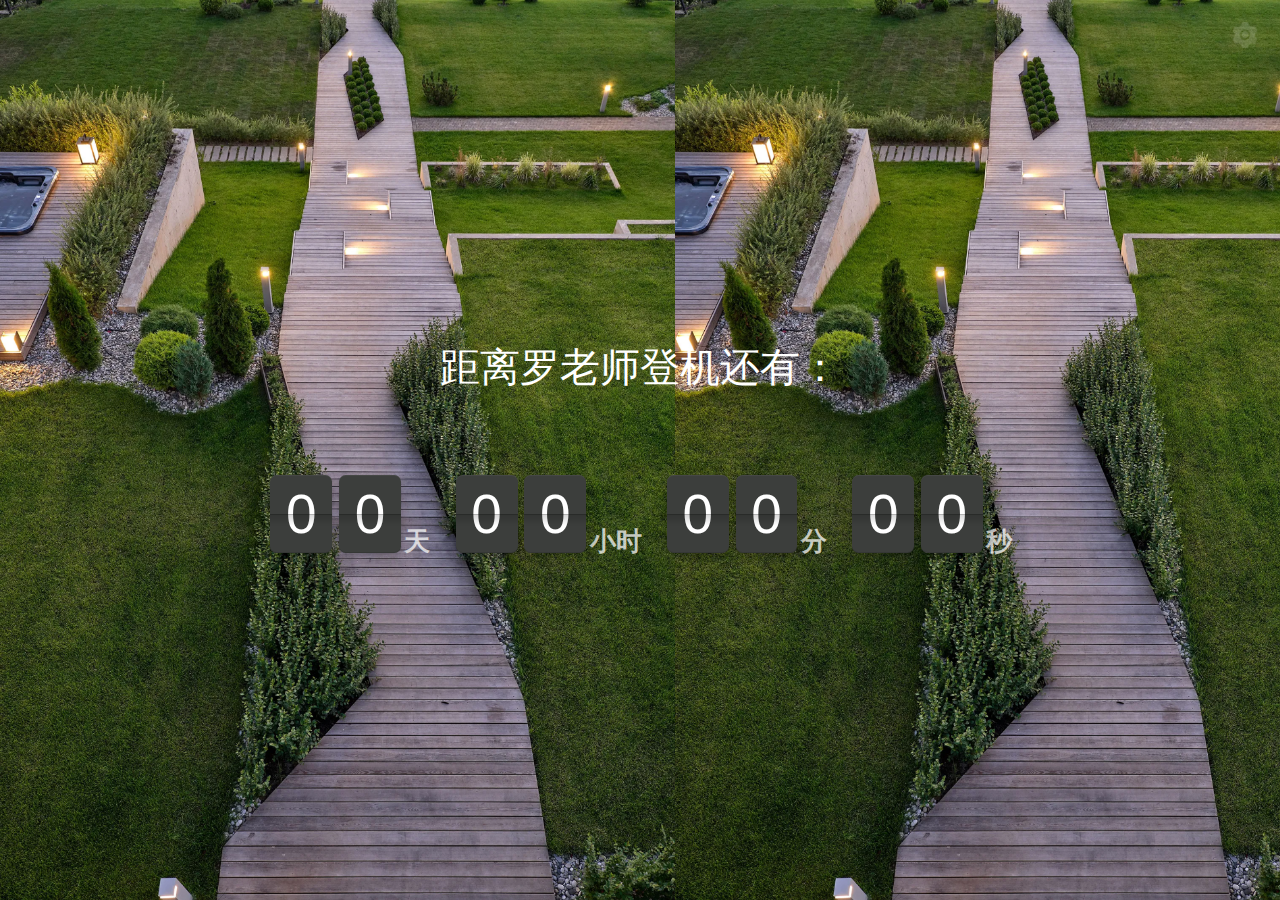
<file: flip/index.html>
<!DOCTYPE html>
<html>
	<head>
		<meta charset="utf-8" />
		<title></title>
		<link rel="stylesheet" type="text/css" href="css/index.css"/>
		<link rel="stylesheet" type="text/css" href="css/flip.css"/>
		<meta name="viewport" content="initial-scale=1,user-scalable=no,maximum-scale=1" />
		<script src="js/flip.js" type="text/javascript" charset="utf-8"></script>
		<script src="https://cdn.bootcdn.net/ajax/libs/vConsole/3.11.0/vconsole.min.js"></script>
	</head>
	<body>
		<div class="setting">
			<img id="icon" src="img/setting.png" alt="">
			<div class="setting-content" id="btn">
				<button onclick="randomImg('random')">不行，我要换个背景</button>
				<div class="btns">
					<a href="javascript:;" onclick="randomImg(-1)">上一个</a>
					<a href="javascript:;" onclick="randomImg(1)">下一个</a>
				</div>
			</div>
			<div id="mask" class="mask"></div>
		</div>
		<div class="app">
			<div class="app-label">距离罗老师登机还有<span>：</span></div>
			<div class="tick" data-did-init="handleTickInit">
				<div data-repeat="true" data-layout="horizontal fit" data-transform="preset(d, h, m, s) -> delay">
					<div class="tick-group">
						<div data-key="value" data-repeat="true" data-transform="pad(00) -> split -> delay">
							<span data-view="flip"></span>
						</div>
						<span data-key="label" data-view="text" class="tick-label"></span>
					</div>
				</div>
			</div>
		</div>
		<script src="js/hammer.js" type="text/javascript" charset="utf-8"></script>
		<script>
			// var vConsole = new VConsole();
			var icon = document.getElementById('icon')
			var btn = document.getElementById('btn')
			var mask = document.getElementById('mask')
			icon.onclick = function () {
				if (btn.style.display == 'block') {
					btn.style.display = 'none';
					mask.style.display = 'none'
				} else {
					btn.style.display = 'block';
					mask.style.display = 'block'
				}
			}
			mask.onclick = function () {
				btn.style.display = 'none'
				mask.style.display = 'none'
			}
			var mobilearr = ['mobile.png', 'mobile2.jfif', 'mobile3.jfif', 'mobile4.jfif', 'mobile5.jfif', 'mobile6.jfif', 'mobile7.jfif', 'desktop.png',
				'mobile8.png', 'mobile9.jfif', 'mobile10.jfif', 'mobile11.jfif', 'mobile12.jfif', 'mobile13.jfif', 'mobile14.jfif', 'mobile15.jfif', 'mobile16.jfif',
				'mobile17.jfif', 'mobile18.jfif', 'mobile19.jfif', 'mobile20.jfif', 'mobile21.jfif', 'mobile22.jfif', 'mobile8.jfif'
			]
			function randomImg(flag) {
				var localIndex = localStorage.getItem('index')
				var index = Math.floor(Math.random()*mobilearr.length)
				if (flag && localIndex) {
					if (flag == 1) {
						index = localIndex*1 + 1
					} else if (flag == -1) {
						index = localIndex*1 - 1
					}
				} else if (localIndex) {
					index = localIndex
				}
				if (index >= mobilearr.length) {
					index = 0
				} else if (index < 0) {
					index = mobilearr.length - 1
				}
				localStorage.setItem('index', index)
				if (mobilearr[index]) {
					document.body.style['background-image'] = 'url(./img/'+mobilearr[index]+')'
				} else if (mobilearr[localIndex]) {
					document.body.style['background-image'] = 'url(./img/'+mobilearr[localIndex]+')'
				}
				// document.body.style['background'] = '#fff'
			}
			randomImg()
			function handleTickInit(tick) {

				// uncomment to set labels to different language
				
				var locale = {
						YEAR_PLURAL: '年',
						YEAR_SINGULAR: '年',
						MONTH_PLURAL: '月',
						MONTH_SINGULAR: '月',
						WEEK_PLURAL: '周',
						WEEK_SINGULAR: '周',
						DAY_PLURAL: '天',
						DAY_SINGULAR: '天',
						HOUR_PLURAL: '小时',
						HOUR_SINGULAR: '小时',
						MINUTE_PLURAL: '分',
						MINUTE_SINGULAR: '分',
						SECOND_PLURAL: '秒',
						SECOND_SINGULAR: '秒',
						MILLISECOND_PLURAL: '毫秒',
						MILLISECOND_SINGULAR: '毫秒'
				};

				for (var key in locale) {
						if (!locale.hasOwnProperty(key)) { continue; }
						tick.setConstant(key, locale[key]);
				}
		       

				// format of due date is ISO8601
				// https://en.wikipedia.org/wiki/ISO_8601

				// '2018-01-31T12:00:00'        to count down to the 31st of January 2018 at 12 o'clock
				// '2019'                       to count down to 2019
				// '2018-01-15T10:00:00+01:00'  to count down to the 15th of January 2018 at 10 o'clock in timezone GMT+1

				// create the countdown counter
				window.counter = Tick.count.down('2024-12-17T13:00:00', {
					format: ['d', 'h', 'm', 's'],
					interval: 1000
				});
				counter.onupdate = function(value) {
					tick.value = value;
				};

				counter.onended = function() {
					// redirect, uncomment the next line
					// window.location = 'my-location.html'

					// hide counter, uncomment the next line
					// tick.root.style.display = 'none';

					// show message, uncomment the next line
					// document.querySelector('.tick-onended-message').style.display = '';
				};
			}
			// Get a reference to an element
			var square = document.querySelector('.app');
			console.log(square)
			
			// Create a manager to manager the element
			var manager = new Hammer.Manager(square);
			
			// Create a recognizer
			var R = new Hammer.Rotate({
			  threshold: 180,
				pointers: 3
			});
			var r2 = new Hammer.Pinch({
				pointers: 5
			})
			var r3 = new Hammer.Swipe({
				threshold: 20
			})
			var r4 = new Hammer.Tap({
				pointers: 2
			})
			// Add the recognizer to the manager
			manager.add(R);
			manager.add(r2)
			manager.add(r3)
			manager.add(r4)
			
			// Subscribe to desired event
			manager.on('pinchend', function(e) {
			});
			manager.on('rotateend', function(e) {
			})
			manager.on('swipeleft', function(e) {
			  randomImg(1)
			})
			manager.on('swiperight', function(e) {
			  randomImg(-1)
			})
			manager.on('swipeup', function(e) {
			  randomImg(1)
			})
			manager.on('swipedown', function(e) {
			  randomImg(-1)
			})
			manager.on('tap', function(e) {
			  randomImg('random')
			})
		</script>
	</body>
</html>
</file>
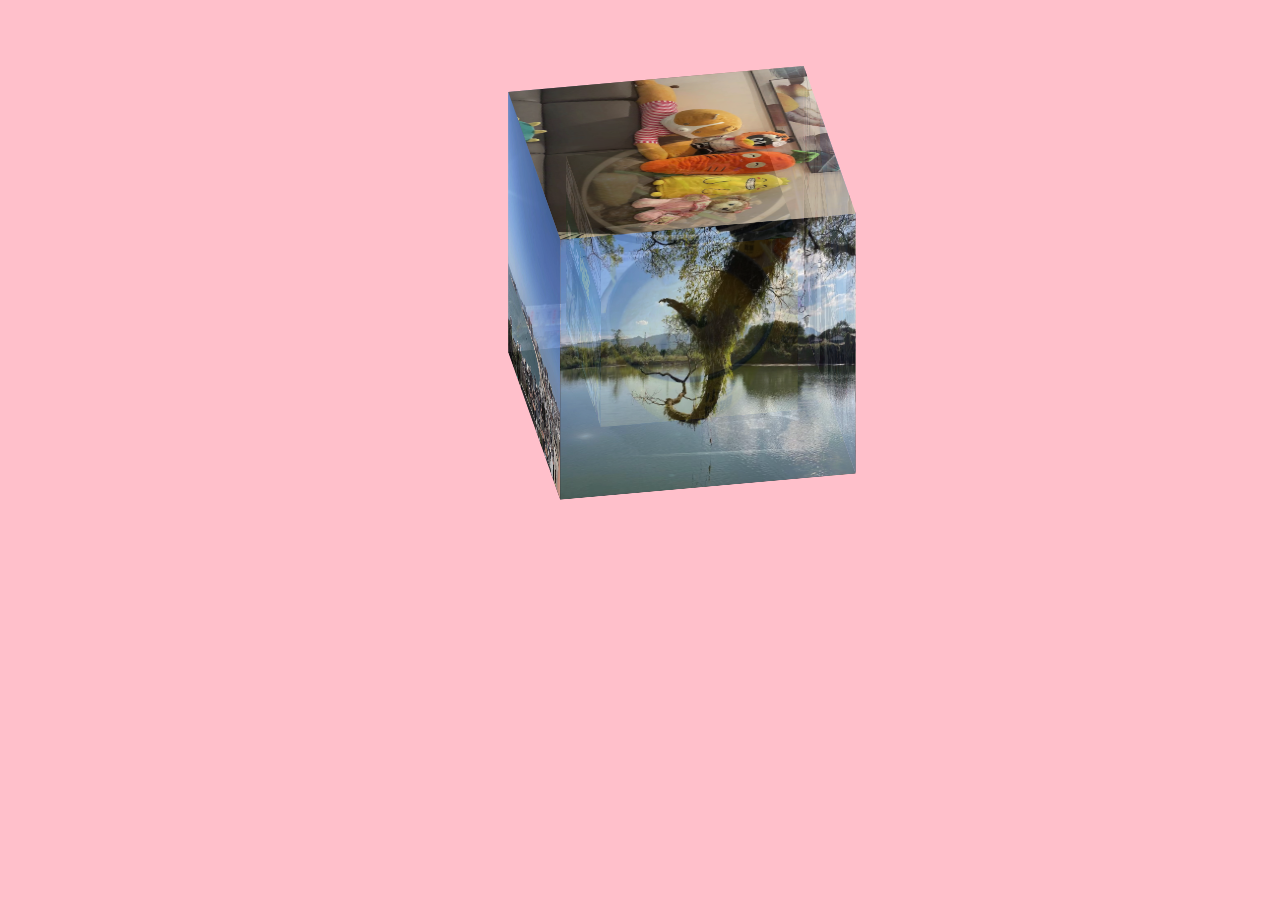
<file: tikm/index.html>
<!DOCTYPE html>
<html>
	<head>

<meta http-equiv="Content-Type" content="text/html; charset=UTF-8">

<title>炫酷旋转相册</title>
<meta name="viewport" content="initial-scale=1,width=device-width,maximum-scale=1,minimum-scale=1,user-scalable=no" />
<link rel="stylesheet" href="img/CSS.css">
</head>
<body>
<div class="wrap">

<div class="cube">

	<div class="out_front">
		<img src="img/1.jpg" class="pic">
	</div>
	
	<div class="out_back">
		<img src="img/2.jpg" class="pic">
	</div>
	
	<div class="out_left">
		<img src="img/3.jpg" class="pic">
	</div>
	<div class="out_right">
		<img src="img/4.jpg" class="pic">
	</div>
	<div class="out_top">
		<img src="img/5.jpg" class="pic">
	</div>
	<div class="out_bottom">
		<img src="img/6.jpg" class="pic">
	</div>
	
	<span class="in_front">
		<img src="img/7.jpg" class="in_pic">
	</span>
	<span class="in_back">
		 <img src="img/8.jpg" class="in_pic">
	</span>
	<span class="in_left">
		<img src="img/9.jpg" class="in_pic">
	</span>
	<span class="in_right">
		<img src="img/10.jpg" class="in_pic">
	</span>
	<span class="in_top">
		<img src="img/11.jpg" class="in_pic">
	</span>
	<span class="in_bottom">
		<img src="img/12.jpg" class="in_pic">
	</span>
</div>
</div>

</body></html>
</file>
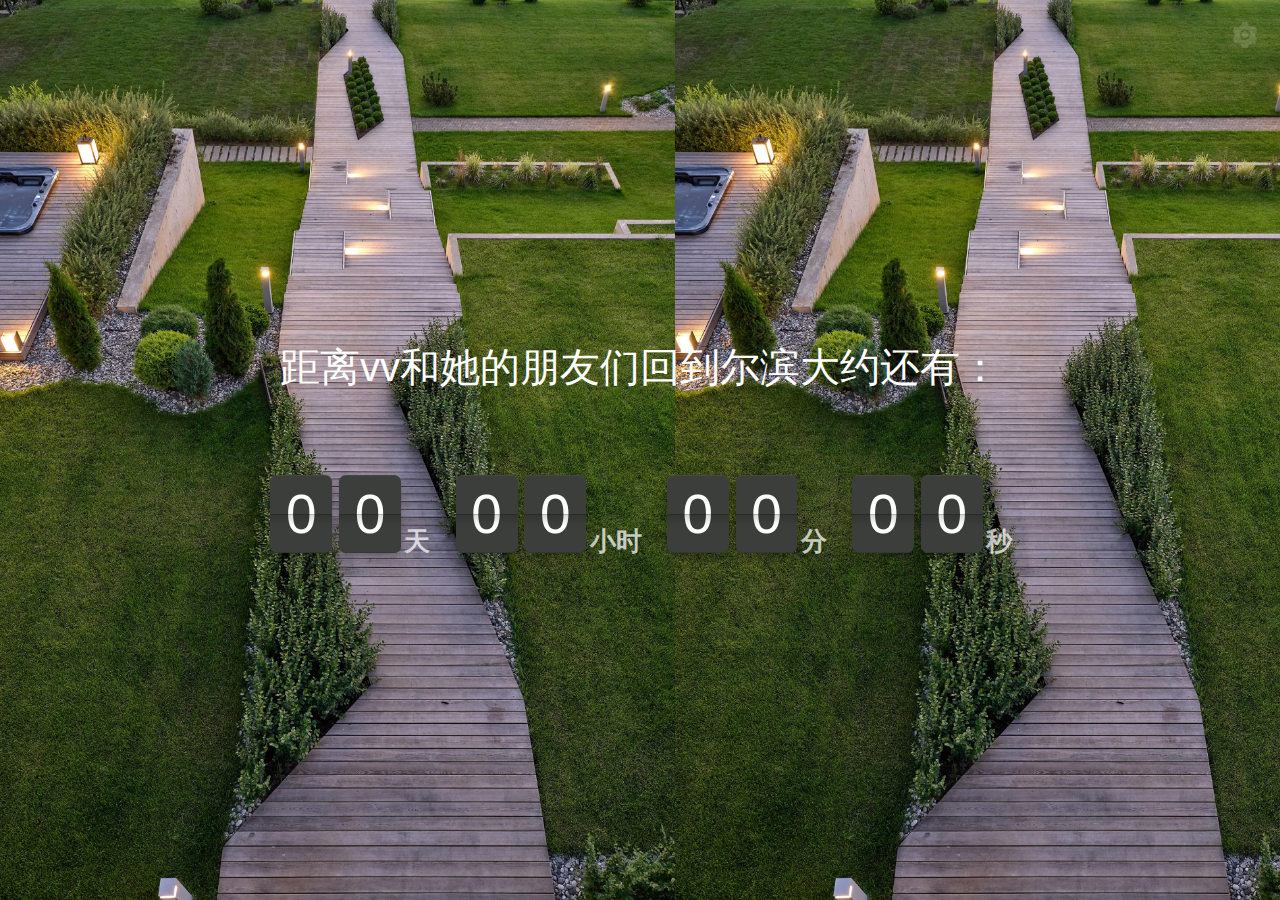
<file: flip/crystal.html>
<!DOCTYPE html>
<html>
	<head>
		<meta charset="utf-8" />
		<title></title>
		<link rel="stylesheet" type="text/css" href="css/index.css"/>
		<link rel="stylesheet" type="text/css" href="css/flip.css"/>
		<meta name="viewport" content="initial-scale=1,user-scalable=no,maximum-scale=1" />
		<script src="js/flip.js" type="text/javascript" charset="utf-8"></script>
		<script src="https://cdn.bootcdn.net/ajax/libs/vConsole/3.11.0/vconsole.min.js"></script>
	</head>
	<body>
		<div class="setting">
			<img id="icon" src="img/setting.png" alt="">
			<div class="setting-content" id="btn">
				<button onclick="randomImg('random')">不行，我要换个背景</button>
				<div class="btns">
					<a href="javascript:;" onclick="randomImg(-1)">上一个</a>
					<a href="javascript:;" onclick="randomImg(1)">下一个</a>
				</div>
			</div>
			<div id="mask" class="mask"></div>
		</div>
		<div class="app">
			<div class="app-label">距离vv和她的朋友们回到尔滨大约还有<span>：</span></div>
			<div class="tick" data-did-init="handleTickInit">
				<div data-repeat="true" data-layout="horizontal fit" data-transform="preset(d, h, m, s) -> delay">
					<div class="tick-group">
						<div data-key="value" data-repeat="true" data-transform="pad(00) -> split -> delay">
							<span data-view="flip"></span>
						</div>
						<span data-key="label" data-view="text" class="tick-label"></span>
					</div>
				</div>
			</div>
		</div>
		<script src="js/hammer.js" type="text/javascript" charset="utf-8"></script>
		<script>
			// var vConsole = new VConsole();
			var icon = document.getElementById('icon')
			var btn = document.getElementById('btn')
			var mask = document.getElementById('mask')
			icon.onclick = function () {
				if (btn.style.display == 'block') {
					btn.style.display = 'none';
					mask.style.display = 'none'
				} else {
					btn.style.display = 'block';
					mask.style.display = 'block'
				}
			}
			mask.onclick = function () {
				btn.style.display = 'none'
				mask.style.display = 'none'
			}
			var mobilearr = ['mobile.png', 'mobile2.jfif', 'mobile3.jfif', 'mobile4.jfif', 'mobile5.jfif', 'mobile6.jfif', 'mobile7.jfif', 'desktop.png',
				'mobile8.png', 'mobile9.jfif', 'mobile10.jfif', 'mobile11.jfif', 'mobile12.jfif', 'mobile13.jfif', 'mobile14.jfif', 'mobile15.jfif', 'mobile16.jfif',
				'mobile17.jfif', 'mobile18.jfif', 'mobile19.jfif', 'mobile20.jfif', 'mobile21.jfif', 'mobile22.jfif', 'mobile8.jfif'
			]
			function randomImg(flag) {
				var localIndex = localStorage.getItem('index')
				var index = Math.floor(Math.random()*mobilearr.length)
				if (flag && localIndex) {
					if (flag == 1) {
						index = localIndex*1 + 1
					} else if (flag == -1) {
						index = localIndex*1 - 1
					}
				} else if (localIndex) {
					index = localIndex
				}
				if (index >= mobilearr.length) {
					index = 0
				} else if (index < 0) {
					index = mobilearr.length - 1
				}
				localStorage.setItem('index', index)
				if (mobilearr[index]) {
					document.body.style['background-image'] = 'url(./img/'+mobilearr[index]+')'
				} else if (mobilearr[localIndex]) {
					document.body.style['background-image'] = 'url(./img/'+mobilearr[localIndex]+')'
				}
				// document.body.style['background'] = '#fff'
			}
			randomImg()
			function handleTickInit(tick) {

				// uncomment to set labels to different language
				
				var locale = {
						YEAR_PLURAL: '年',
						YEAR_SINGULAR: '年',
						MONTH_PLURAL: '月',
						MONTH_SINGULAR: '月',
						WEEK_PLURAL: '周',
						WEEK_SINGULAR: '周',
						DAY_PLURAL: '天',
						DAY_SINGULAR: '天',
						HOUR_PLURAL: '小时',
						HOUR_SINGULAR: '小时',
						MINUTE_PLURAL: '分',
						MINUTE_SINGULAR: '分',
						SECOND_PLURAL: '秒',
						SECOND_SINGULAR: '秒',
						MILLISECOND_PLURAL: '毫秒',
						MILLISECOND_SINGULAR: '毫秒'
				};

				for (var key in locale) {
						if (!locale.hasOwnProperty(key)) { continue; }
						tick.setConstant(key, locale[key]);
				}
		       

				// format of due date is ISO8601
				// https://en.wikipedia.org/wiki/ISO_8601

				// '2018-01-31T12:00:00'        to count down to the 31st of January 2018 at 12 o'clock
				// '2019'                       to count down to 2019
				// '2018-01-15T10:00:00+01:00'  to count down to the 15th of January 2018 at 10 o'clock in timezone GMT+1

				// create the countdown counter
				window.counter = Tick.count.down('2025-01-21T00:00:00', {
					format: ['d', 'h', 'm', 's'],
					interval: 1000
				});
				counter.onupdate = function(value) {
					tick.value = value;
				};

				counter.onended = function() {
					// redirect, uncomment the next line
					// window.location = 'my-location.html'

					// hide counter, uncomment the next line
					// tick.root.style.display = 'none';

					// show message, uncomment the next line
					// document.querySelector('.tick-onended-message').style.display = '';
				};
			}
			// Get a reference to an element
			var square = document.querySelector('.app');
			console.log(square)
			
			// Create a manager to manager the element
			var manager = new Hammer.Manager(square);
			
			// Create a recognizer
			var R = new Hammer.Rotate({
			  threshold: 180,
				pointers: 3
			});
			var r2 = new Hammer.Pinch({
				pointers: 5
			})
			var r3 = new Hammer.Swipe({
				threshold: 20
			})
			var r4 = new Hammer.Tap({
				pointers: 2
			})
			// Add the recognizer to the manager
			manager.add(R);
			manager.add(r2)
			manager.add(r3)
			manager.add(r4)
			
			// Subscribe to desired event
			manager.on('pinchend', function(e) {
			});
			manager.on('rotateend', function(e) {
			})
			manager.on('swipeleft', function(e) {
			  randomImg(1)
			})
			manager.on('swiperight', function(e) {
			  randomImg(-1)
			})
			manager.on('swipeup', function(e) {
			  randomImg(1)
			})
			manager.on('swipedown', function(e) {
			  randomImg(-1)
			})
			manager.on('tap', function(e) {
			  randomImg('random')
			})
		</script>
	</body>
</html>
</file>
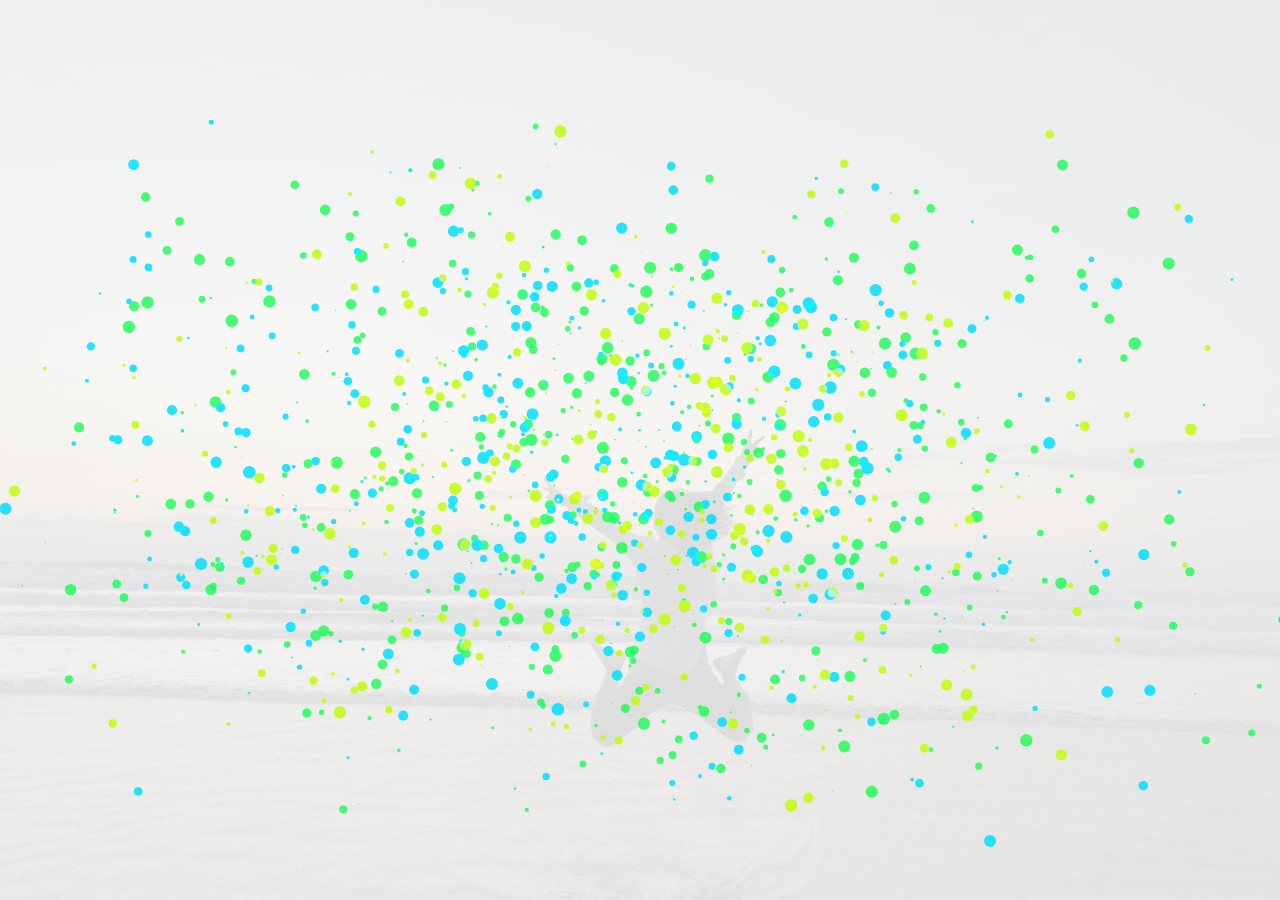
<file: flip/hello.html>
<!DOCTYPE html>
<html>
	<head>
		<meta charset="utf-8">
		<title></title>
		<style>
			html {
				width: 100%;
				height: 100%;
				overflow-block: hidden;
			}
			body {
				width: 100%;
				height: 100%;
				margin:0;
				overflow:hidden;
				font-size:0;
				background: #f8f8f8;
			}
			#ci-particles, .mask {
				position: absolute;
				top: 0;
				left: 0;
				right: 0;
				bottom: 0;
			}
			#ci-particles {
				z-index: 3;
			}
			.mask {
				width: 100%;
				height: 100%;
				background: url(./img/amy.jpg) no-repeat center;
				background-size: auto 100%;
				opacity: .1;
			}
			@media screen and (min-width: 1200px) {
				.mask {
					background: url(./img/amy.jpg) repeat center;
					background-size: 100%;
				}
			}
			.mask {
				animation: move ease-in-out 4s forwards;
			}
			@keyframes move {
				from {
					opacity: .3;
				}
				100% {
					transform: scale(1.3);
					opacity: .85;
				}
			}
		</style>
	</head>
	<body>
		<div class="mask"></div>
		<section id="ci-particles">
		    <canvas id="canvas"></canvas>
		    <h1 id="headline">
					Hello, Amy
				</h1>
		</section>
	</body>
	<script>
		/**
		 * demo.js
		 */
		
		var canvas = document.querySelector("#canvas"),
		    ctx = canvas.getContext("2d"),
		    link = document.createElement('link');
		    particles = [],
		    amount = 0,
		    mouse = { x: -9999, y: -9999 },
		    radius = 1,
		    colors = [
		      "rgba(0,222,255,0.85)", 
		      "rgba(12,253,74,0.75)", 
		      "rgba(193,253,12,0.85)", 
		      "rgba(192,213,255,0.85)", 
		      "rgba(244,223,254,0.75)"
		    ],
		    headline = document.querySelector("#headline"),
		    ww = window.innerWidth,
		    wh = window.innerHeight;
		
		function Particle(x, y) {
		
		  this.x = Math.random() * ww;
		  this.y = Math.random() * wh;
		  this.dest = { x: x, y: y };
		  this.r = Math.random() * 2 * Math.PI;
		  this.vx = (Math.random() - 0.5) * 25;
		  this.vy = (Math.random() - 0.5) * 25;
		  this.accX = 0;
		  this.accY = 0;
		  this.friction = Math.random() * 0.025 + 0.94;
		  this.color = colors[Math.floor(Math.random() * 2.75)];
		}
		
		Particle.prototype.render = function() {
		
		  this.accX = (this.dest.x - this.x) / 1000;
		  this.accY = (this.dest.y - this.y) / 1000;
		  this.vx += this.accX;
		  this.vy += this.accY;
		  this.vx *= this.friction;
		  this.vy *= this.friction;
		  this.x += this.vx;
		  this.y += this.vy;
		
		  ctx.fillStyle = this.color;
		  ctx.beginPath();
		  ctx.arc(this.x, this.y, this.r, Math.PI * 2, false);
		  ctx.fill();
		
		  var a = this.x - mouse.x;
		  var b = this.y - mouse.y;
		
		  var distance = Math.sqrt(a * a + b * b);
		  if (distance < (radius * 75)) {
		
		    this.accX = (this.x - mouse.x) / 100;
		    this.accY = (this.y - mouse.y) / 100;
		    this.vx += this.accX;
		    this.vy += this.accY;
		  }
		}
		
		function onMouseMove(e) {
		
		  mouse.x = e.clientX;
		  mouse.y = e.clientY;
		  }
		
		  function onTouchMove(e) {
		
		  if (e.touches.length > 0) {
		
		    mouse.x = e.touches[0].clientX;
		    mouse.y = e.touches[0].clientY;
		  }
		}
		
		function onTouchEnd(e) {
		
		  mouse.x = -9999;
		  mouse.y = -9999;
		}
		
		function initScene() {
		
		  ww = canvas.width = window.innerWidth;
		  wh = canvas.height = window.innerHeight;
		
		  ctx.clearRect(0, 0, canvas.width, canvas.height);
		
		  link.rel = 'stylesheet';
		  link.type = 'text/css';
		  link.href = 'https://fonts.googleapis.com/css?family=Abril+Fatface';
		  document.getElementsByTagName('head')[0].appendChild(link);
		
		  ctx.font = 'bold 16vw "Abril Fatface"';
		  ctx.textAlign = "center";
		  ctx.fillText(headline.innerHTML, ww / 2, wh / 1.6);
		
		  var data = ctx.getImageData(0, 0, ww, wh).data;
		
		  ctx.clearRect(0, 0, canvas.width, canvas.height);
		  ctx.globalCompositeOperation = "screen";
		
		  particles = [];
		  for (var i = 0; i < ww; i += Math.round(ww / 200)) {
		    for (var j = 0; j < wh; j += Math.round(ww / 200)) {
		      if (data[((i + j * ww) * 4) + 3] > 200) {
		      
		        particles.push(new Particle(i, j));
		      }
		    }
		  }
		  amount = particles.length;
		}
		
		function render(a) {
		
		  requestAnimationFrame(render);
		  ctx.clearRect(0, 0, canvas.width, canvas.height);
		  for (var i = 0; i < amount; i++) {
		
		    particles[i].render();
		  }
		}
		
		headline.addEventListener("keyup", initScene);
		window.addEventListener("resize", initScene);
		window.addEventListener("mousemove", onMouseMove);
		window.addEventListener("touchmove", onTouchMove);
		window.addEventListener("touchend", onTouchEnd);
		initScene();
		requestAnimationFrame(render);
	</script>
</html>
</file>
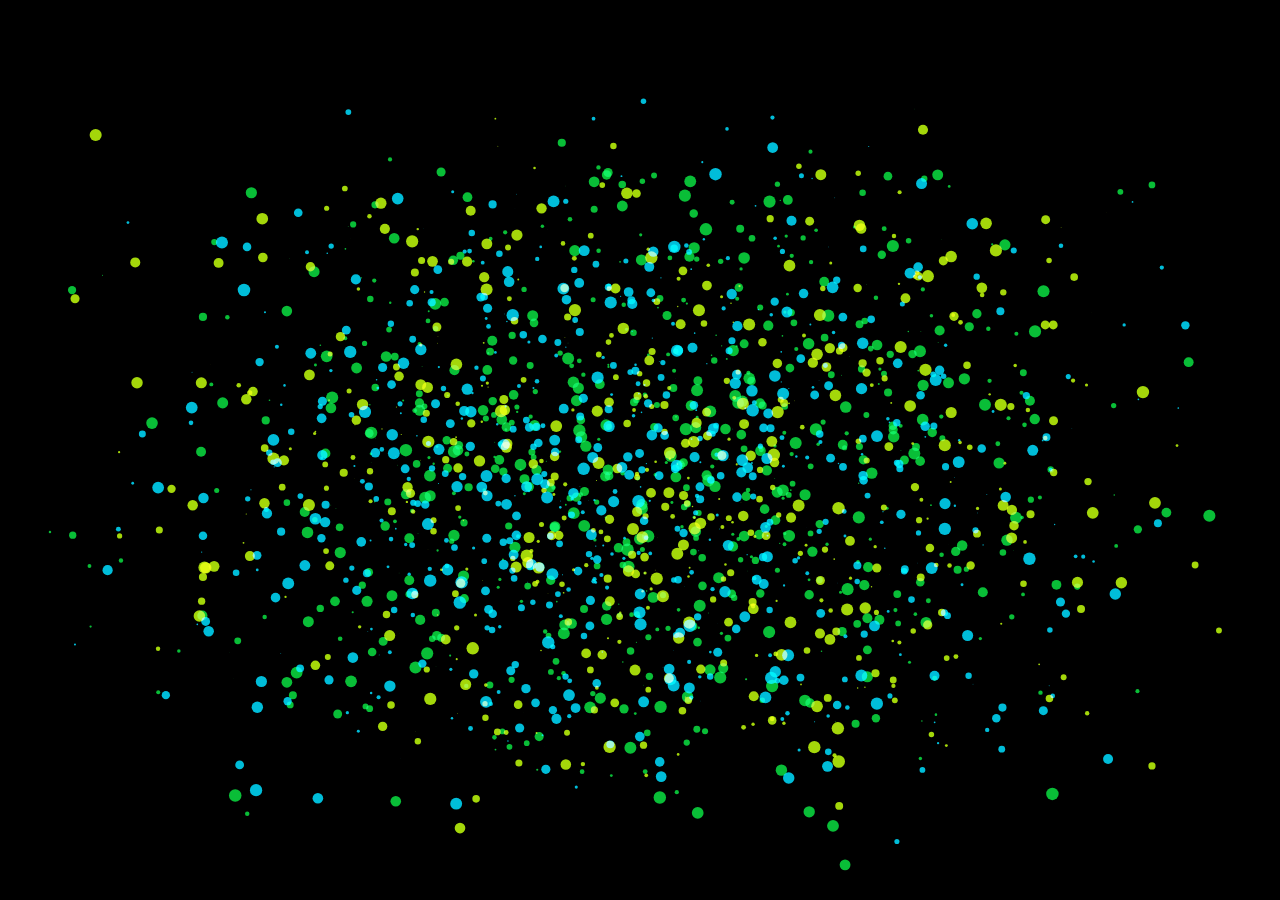
<file: flip/lizi.html>
<!DOCTYPE html>
<html>
	<head>
		<meta charset="utf-8">
		<title></title>
		<style>
			body {
			    background-color:#000000;
			    margin:0;
			    overflow:hidden;
			    font-size:0;
			}
		</style>
	</head>
	<body>
		<section id="ci-particles">
		    <canvas id="canvas"></canvas>
		    <h1 id="headline">
					高珊同学
				</h1>
		</section>
	</body>
	<script>
		/**
		 * demo.js
		 */
		
		var canvas = document.querySelector("#canvas"),
		    ctx = canvas.getContext("2d"),
		    link = document.createElement('link');
		    particles = [],
		    amount = 0,
		    mouse = { x: -9999, y: -9999 },
		    radius = 1,
		    colors = [
		      "rgba(0,222,255,0.85)", 
		      "rgba(12,253,74,0.75)", 
		      "rgba(193,253,12,0.85)", 
		      "rgba(192,213,255,0.85)", 
		      "rgba(244,223,254,0.75)"
		    ],
		    headline = document.querySelector("#headline"),
		    ww = window.innerWidth,
		    wh = window.innerHeight;
		
		function Particle(x, y) {
		
		  this.x = Math.random() * ww;
		  this.y = Math.random() * wh;
		  this.dest = { x: x, y: y };
		  this.r = Math.random() * 2 * Math.PI;
		  this.vx = (Math.random() - 0.5) * 25;
		  this.vy = (Math.random() - 0.5) * 25;
		  this.accX = 0;
		  this.accY = 0;
		  this.friction = Math.random() * 0.025 + 0.94;
		  this.color = colors[Math.floor(Math.random() * 2.75)];
		}
		
		Particle.prototype.render = function() {
		
		  this.accX = (this.dest.x - this.x) / 1000;
		  this.accY = (this.dest.y - this.y) / 1000;
		  this.vx += this.accX;
		  this.vy += this.accY;
		  this.vx *= this.friction;
		  this.vy *= this.friction;
		  this.x += this.vx;
		  this.y += this.vy;
		
		  ctx.fillStyle = this.color;
		  ctx.beginPath();
		  ctx.arc(this.x, this.y, this.r, Math.PI * 2, false);
		  ctx.fill();
		
		  var a = this.x - mouse.x;
		  var b = this.y - mouse.y;
		
		  var distance = Math.sqrt(a * a + b * b);
		  if (distance < (radius * 75)) {
		
		    this.accX = (this.x - mouse.x) / 100;
		    this.accY = (this.y - mouse.y) / 100;
		    this.vx += this.accX;
		    this.vy += this.accY;
		  }
		}
		
		function onMouseMove(e) {
		
		  mouse.x = e.clientX;
		  mouse.y = e.clientY;
		  }
		
		  function onTouchMove(e) {
		
		  if (e.touches.length > 0) {
		
		    mouse.x = e.touches[0].clientX;
		    mouse.y = e.touches[0].clientY;
		  }
		}
		
		function onTouchEnd(e) {
		
		  mouse.x = -9999;
		  mouse.y = -9999;
		}
		
		function initScene() {
		
		  ww = canvas.width = window.innerWidth;
		  wh = canvas.height = window.innerHeight;
		
		  ctx.clearRect(0, 0, canvas.width, canvas.height);
		
		  link.rel = 'stylesheet';
		  link.type = 'text/css';
		  link.href = 'https://fonts.googleapis.com/css?family=Abril+Fatface';
		  document.getElementsByTagName('head')[0].appendChild(link);
		
		  ctx.font = 'bold 16vw "Abril Fatface"';
		  ctx.textAlign = "center";
		  ctx.fillText(headline.innerHTML, ww / 2, wh / 1.6);
		
		  var data = ctx.getImageData(0, 0, ww, wh).data;
		
		  ctx.clearRect(0, 0, canvas.width, canvas.height);
		  ctx.globalCompositeOperation = "screen";
		
		  particles = [];
		  for (var i = 0; i < ww; i += Math.round(ww / 200)) {
		    for (var j = 0; j < wh; j += Math.round(ww / 200)) {
		      if (data[((i + j * ww) * 4) + 3] > 200) {
		      
		        particles.push(new Particle(i, j));
		      }
		    }
		  }
		  amount = particles.length;
		}
		
		function render(a) {
		
		  requestAnimationFrame(render);
		  ctx.clearRect(0, 0, canvas.width, canvas.height);
		  for (var i = 0; i < amount; i++) {
		
		    particles[i].render();
		  }
		}
		
		headline.addEventListener("keyup", initScene);
		window.addEventListener("resize", initScene);
		window.addEventListener("mousemove", onMouseMove);
		window.addEventListener("touchmove", onTouchMove);
		window.addEventListener("touchend", onTouchEnd);
		initScene();
		requestAnimationFrame(render);
	</script>
</html>
</file>
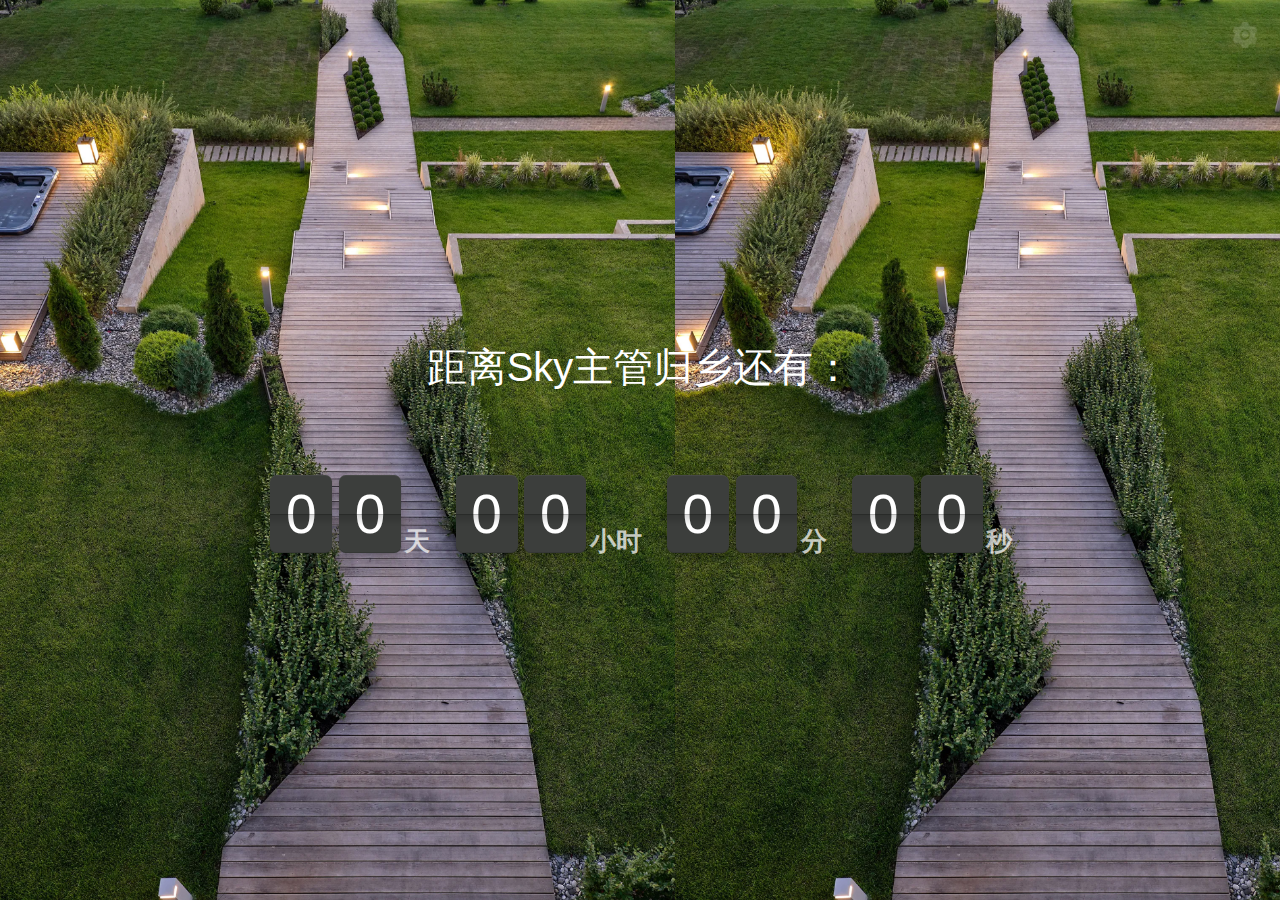
<file: flip/sky.html>
<!DOCTYPE html>
<html>
	<head>
		<meta charset="utf-8" />
		<title></title>
		<link rel="stylesheet" type="text/css" href="css/index.css"/>
		<link rel="stylesheet" type="text/css" href="css/flip.css"/>
		<meta name="viewport" content="initial-scale=1,user-scalable=no,maximum-scale=1" />
		<script src="js/flip.js" type="text/javascript" charset="utf-8"></script>
		<script src="https://cdn.bootcdn.net/ajax/libs/vConsole/3.11.0/vconsole.min.js"></script>
	</head>
	<body>
		<div class="setting">
			<img id="icon" src="img/setting.png" alt="">
			<div class="setting-content" id="btn">
				<button onclick="randomImg('random')">不行，我要换个背景</button>
				<div class="btns">
					<a href="javascript:;" onclick="randomImg(-1)">上一个</a>
					<a href="javascript:;" onclick="randomImg(1)">下一个</a>
				</div>
			</div>
			<div id="mask" class="mask"></div>
		</div>
		<div class="app">
			<div class="app-label">距离Sky主管归乡还有<span>：</span></div>
			<div class="tick" data-did-init="handleTickInit">
				<div data-repeat="true" data-layout="horizontal fit" data-transform="preset(d, h, m, s) -> delay">
					<div class="tick-group">
						<div data-key="value" data-repeat="true" data-transform="pad(00) -> split -> delay">
							<span data-view="flip"></span>
						</div>
						<span data-key="label" data-view="text" class="tick-label"></span>
					</div>
				</div>
			</div>
		</div>
		<script src="js/hammer.js" type="text/javascript" charset="utf-8"></script>
		<script>
			// var vConsole = new VConsole();
			var icon = document.getElementById('icon')
			var btn = document.getElementById('btn')
			var mask = document.getElementById('mask')
			icon.onclick = function () {
				if (btn.style.display == 'block') {
					btn.style.display = 'none';
					mask.style.display = 'none'
				} else {
					btn.style.display = 'block';
					mask.style.display = 'block'
				}
			}
			mask.onclick = function () {
				btn.style.display = 'none'
				mask.style.display = 'none'
			}
			var mobilearr = ['mobile.png', 'mobile2.jfif', 'mobile3.jfif', 'mobile4.jfif', 'mobile5.jfif', 'mobile6.jfif', 'mobile7.jfif', 'desktop.png',
				'mobile8.png', 'mobile9.jfif', 'mobile10.jfif', 'mobile11.jfif', 'mobile12.jfif', 'mobile13.jfif', 'mobile14.jfif', 'mobile15.jfif', 'mobile16.jfif',
				'mobile17.jfif', 'mobile18.jfif', 'mobile19.jfif', 'mobile20.jfif', 'mobile21.jfif', 'mobile22.jfif', 'mobile8.jfif'
			]
			function randomImg(flag) {
				var localIndex = localStorage.getItem('index')
				var index = Math.floor(Math.random()*mobilearr.length)
				if (flag && localIndex) {
					if (flag == 1) {
						index = localIndex*1 + 1
					} else if (flag == -1) {
						index = localIndex*1 - 1
					}
				} else if (localIndex) {
					index = localIndex
				}
				if (index >= mobilearr.length) {
					index = 0
				} else if (index < 0) {
					index = mobilearr.length - 1
				}
				localStorage.setItem('index', index)
				if (mobilearr[index]) {
					document.body.style['background-image'] = 'url(./img/'+mobilearr[index]+')'
				} else if (mobilearr[localIndex]) {
					document.body.style['background-image'] = 'url(./img/'+mobilearr[localIndex]+')'
				}
				// document.body.style['background'] = '#fff'
			}
			randomImg()
			function handleTickInit(tick) {

				// uncomment to set labels to different language
				
				var locale = {
						YEAR_PLURAL: '年',
						YEAR_SINGULAR: '年',
						MONTH_PLURAL: '月',
						MONTH_SINGULAR: '月',
						WEEK_PLURAL: '周',
						WEEK_SINGULAR: '周',
						DAY_PLURAL: '天',
						DAY_SINGULAR: '天',
						HOUR_PLURAL: '小时',
						HOUR_SINGULAR: '小时',
						MINUTE_PLURAL: '分',
						MINUTE_SINGULAR: '分',
						SECOND_PLURAL: '秒',
						SECOND_SINGULAR: '秒',
						MILLISECOND_PLURAL: '毫秒',
						MILLISECOND_SINGULAR: '毫秒'
				};

				for (var key in locale) {
						if (!locale.hasOwnProperty(key)) { continue; }
						tick.setConstant(key, locale[key]);
				}
		       

				// format of due date is ISO8601
				// https://en.wikipedia.org/wiki/ISO_8601

				// '2018-01-31T12:00:00'        to count down to the 31st of January 2018 at 12 o'clock
				// '2019'                       to count down to 2019
				// '2018-01-15T10:00:00+01:00'  to count down to the 15th of January 2018 at 10 o'clock in timezone GMT+1

				// create the countdown counter
				window.counter = Tick.count.down('2025-01-16T00:15:00', {
					format: ['d', 'h', 'm', 's'],
					interval: 1000
				});
				counter.onupdate = function(value) {
					tick.value = value;
				};

				counter.onended = function() {
					// redirect, uncomment the next line
					// window.location = 'my-location.html'

					// hide counter, uncomment the next line
					// tick.root.style.display = 'none';

					// show message, uncomment the next line
					// document.querySelector('.tick-onended-message').style.display = '';
				};
			}
			// Get a reference to an element
			var square = document.querySelector('.app');
			console.log(square)
			
			// Create a manager to manager the element
			var manager = new Hammer.Manager(square);
			
			// Create a recognizer
			var R = new Hammer.Rotate({
			  threshold: 180,
				pointers: 3
			});
			var r2 = new Hammer.Pinch({
				pointers: 5
			})
			var r3 = new Hammer.Swipe({
				threshold: 20
			})
			var r4 = new Hammer.Tap({
				pointers: 2
			})
			// Add the recognizer to the manager
			manager.add(R);
			manager.add(r2)
			manager.add(r3)
			manager.add(r4)
			
			// Subscribe to desired event
			manager.on('pinchend', function(e) {
			});
			manager.on('rotateend', function(e) {
			})
			manager.on('swipeleft', function(e) {
			  randomImg(1)
			})
			manager.on('swiperight', function(e) {
			  randomImg(-1)
			})
			manager.on('swipeup', function(e) {
			  randomImg(1)
			})
			manager.on('swipedown', function(e) {
			  randomImg(-1)
			})
			manager.on('tap', function(e) {
			  randomImg('random')
			})
		</script>
	</body>
</html>
</file>
<file: flip/css/index.css>
.tick {
	font-size: 1rem;
	white-space: nowrap;
	font-family: arial, sans-serif;
}

.tick-flip,
.tick-text-inline {
	font-size: 2.5em;
}

.tick-label {
	margin-top: 1.8em;
	font-size: 1.2em;
	color: rgba(250, 250, 250, .75);
	font-weight: 600;
}

.tick-char {
	width: 1.5em;
}

.tick-text-inline {
	display: inline-block;
	text-align: center;
	min-width: 1em;
}

.tick-text-inline+.tick-text-inline {
	margin-left: -.325em;
}

.tick-group {
	margin: 0 .5em;
	text-align: center;
	display: flex;
}

.tick-text-inline {
	color: #595d63 !important;
}

.tick-flip-panel {
	color: #fff !important;
}

.tick-flip {
	font-family:  !important;
}

.tick-flip-panel-text-wrapper {
	line-height: 1.45 !important;
}

.tick-flip-panel {
	background-color: #3c3e3c !important;
}

.tick-flip {
	border-radius: 0.12em !important;
}

.tick-credits {
	display: none !important;
}
html,body {
	width: 100%;
	height: 100%;
	font-family: -apple-system,Helvetica,sans-serif;
}
* {
	box-sizing: border-box;
	margin: 0;
	padding: 0;
}
html {
	background: #eee;
}
body {
	padding: 0 2%;
	/* background: url(../img/mobile.png) repeat center; */
	background-size: auto 100%;
}
.app {
	height: 100%;
	display: flex;
	flex-direction: column;
	justify-content: center;
}
.app-label {
	font-size: 28px;
	font-weight: 500;
	margin-bottom: 2em;
	text-align: center;
	color: rgba(255,255,255,1);
	/* background: linear-gradient(to right, red, blue);
	-webkit-background-clip: text;
	color: transparent; */
}
.setting {
	position: fixed;
	top: 20px;
	right: 20px;
}
.setting img {
	width: 30px;
	float: right;
	opacity: .15;
	transition: .3s;
	position: relative;
	z-index: 4;
	cursor: pointer;
	/* display: none; */
}
.setting img:hover {
	opacity: 1;
}
.mask {
	position: fixed;
	top: 0;
	right: 0;
	bottom: 0;
	left: 0;
	margin: auto;
}
.setting-content {
	position: relative;
	z-index: 3;
}
#btn,#mask {
	display: none;
}
.setting-content button{
	border: 0;
	margin-top: 20px;
	height: 30px;
	padding: 0 10px;
	border-radius: 10px;
	background: rgba(0,0,0,.65);
	color: #ffff;
	cursor: pointer;
}
.btns {
	padding-top: 20px;
	display: flex;
	justify-content: space-between;
}
.btns a{
	color: #fff;
	text-decoration: none;
	border-radius: 6px;
	background: rgba(0,0,0,.65);
	display: inline-block;
	padding: 2px 6px;
	font-size: 14px;
}


@media screen and (min-width: 1000px) {
	body {
		padding: 0 20%;
		background-image: url(../img/desktop.png);
		background-size: auto 100%;
		background-repeat: repeat;
	}
	.app-label {
		font-size: 40px;
	}
	.setting img {
		display: block;
	}
}
</file>
<file: flip/css/flip.css>
/*
 * @pqina/tick v1.8.0 - Counters Made Easy
 * Copyright (c) 2020 PQINA - https://github.com/pqina/tick/
 */
.app-label {
  text-align: center;
}
.tick {
  box-sizing: border-box;
  -webkit-user-select: none;
     -moz-user-select: none;
      -ms-user-select: none;
          user-select: none;
  cursor: default;
  position: relative;
  z-index: 1;
  line-height: 1.4; }
  .tick * {
    box-sizing: inherit; }
  .tick [data-view] {
    max-width: 100%; }
  .tick span[data-view] {
    display: inline-block; }
  .tick .tick-credits {
    position: absolute;
    right: 0;
    bottom: 0;
    opacity: .4;
    text-decoration: none;
    font-size: 11px;
    color: inherit; }
  .tick [data-layout~='pad'] {
    margin: -.25em; }
    .tick [data-layout~='pad'] > * {
      margin: .25em; }
  .tick [data-layout~='horizontal'] {
    display: -webkit-box;
    display: -webkit-flex;
    display: -ms-flexbox;
    display: flex;
    -webkit-box-orient: horizontal;
    -webkit-box-direction: normal;
    -webkit-flex-direction: row;
        -ms-flex-direction: row;
            flex-direction: row;
    -webkit-box-pack: center;
    -webkit-justify-content: center;
        -ms-flex-pack: center;
            justify-content: center; }
    .tick [data-layout~='horizontal'][data-layout~='baseline'] {
      -webkit-box-align: baseline;
      -webkit-align-items: baseline;
          -ms-flex-align: baseline;
              align-items: baseline; }
    .tick [data-layout~='horizontal'][data-layout~='center'] {
      -webkit-box-pack: center;
      -webkit-justify-content: center;
          -ms-flex-pack: center;
              justify-content: center; }
    .tick [data-layout~='horizontal'][data-layout~='right'] {
      -webkit-box-pack: end;
      -webkit-justify-content: flex-end;
          -ms-flex-pack: end;
              justify-content: flex-end; }
    .tick [data-layout~='horizontal'][data-layout~='left'] {
      -webkit-box-pack: start;
      -webkit-justify-content: flex-start;
          -ms-flex-pack: start;
              justify-content: flex-start; }
    .tick [data-layout~='horizontal'][data-layout~='stretch'], .tick [data-layout~='horizontal'][data-layout~='fill'] {
      -webkit-align-content: stretch;
          -ms-flex-line-pack: stretch;
              align-content: stretch;
      -webkit-flex-wrap: nowrap;
          -ms-flex-wrap: nowrap;
              flex-wrap: nowrap; }
      .tick [data-layout~='horizontal'][data-layout~='stretch'] > *, .tick [data-layout~='horizontal'][data-layout~='fill'] > * {
        -webkit-box-flex: 1;
        -webkit-flex: 1 0 0;
            -ms-flex: 1 0 0px;
                flex: 1 0 0; }
      .tick [data-layout~='horizontal'][data-layout~='stretch'] > *, .tick [data-layout~='horizontal'][data-layout~='fill'] > * {
        width: 100%; }
    .tick [data-layout~='horizontal'][data-layout~='multi-line'] {
      -webkit-flex-wrap: wrap;
          -ms-flex-wrap: wrap;
              flex-wrap: wrap; }
    .tick [data-layout~='horizontal'][data-layout~='fit'] {
      display: -webkit-inline-box;
      display: -webkit-inline-flex;
      display: -ms-inline-flexbox;
      display: inline-flex;
      -webkit-flex-wrap: nowrap;
          -ms-flex-wrap: nowrap;
              flex-wrap: nowrap;
      -webkit-align-content: center;
          -ms-flex-line-pack: center;
              align-content: center;
      white-space: nowrap;
      -webkit-box-pack: start;
      -webkit-justify-content: flex-start;
          -ms-flex-pack: start;
              justify-content: flex-start; }
  .tick [data-layout~='vertical'] {
    display: -webkit-box;
    display: -webkit-flex;
    display: -ms-flexbox;
    display: flex;
    -webkit-box-orient: vertical;
    -webkit-box-direction: normal;
    -webkit-flex-direction: column;
        -ms-flex-direction: column;
            flex-direction: column;
    -webkit-box-align: center;
    -webkit-align-items: center;
        -ms-flex-align: center;
            align-items: center; }
    .tick [data-layout~='vertical'][data-layout~='top'] {
      -webkit-box-pack: start;
      -webkit-justify-content: flex-start;
          -ms-flex-pack: start;
              justify-content: flex-start; }
    .tick [data-layout~='vertical'][data-layout~='bottom'] {
      -webkit-box-pack: end;
      -webkit-justify-content: flex-end;
          -ms-flex-pack: end;
              justify-content: flex-end;
      min-height: 100%; }
    .tick [data-layout~='vertical'][data-layout~='middle'] {
      -webkit-box-pack: center;
      -webkit-justify-content: center;
          -ms-flex-pack: center;
              justify-content: center;
      min-height: 100%; }
    .tick [data-layout~='vertical'][data-layout~='left'] {
      -webkit-box-align: start;
      -webkit-align-items: flex-start;
          -ms-flex-align: start;
              align-items: flex-start; }
    .tick [data-layout~='vertical'][data-layout~='right'] {
      -webkit-box-align: end;
      -webkit-align-items: flex-end;
          -ms-flex-align: end;
              align-items: flex-end; }
    .tick [data-layout~='vertical'][data-layout~='center'] {
      text-align: center; }
    .tick [data-layout~='vertical'][data-layout~='stretch'], .tick [data-layout~='vertical'][data-layout~='fill'] {
      -webkit-box-align: stretch;
      -webkit-align-items: stretch;
          -ms-flex-align: stretch;
              align-items: stretch;
      min-height: 100%; }
      .tick [data-layout~='vertical'][data-layout~='stretch'] > *, .tick [data-layout~='vertical'][data-layout~='fill'] > * {
        -webkit-box-flex: 1;
        -webkit-flex: 1 0 0;
            -ms-flex: 1 0 0px;
                flex: 1 0 0; }
    .tick [data-layout~='vertical'] > * + * {
      margin-top: .5em; }
  .tick [data-layout~='overlay'] {
    position: relative; }
    .tick [data-layout~='overlay'] > * {
      margin: 0; }
    .tick [data-layout~='overlay'][data-layout~='center'] {
      text-align: center; }
    .tick [data-layout~='overlay'][data-layout~='left'] {
      text-align: left; }
    .tick [data-layout~='overlay'][data-layout~='right'] {
      text-align: right; }
    .tick [data-layout~='overlay'] > [data-overlay='stretch'],
    .tick [data-layout~='overlay'] > [data-overlay='fill'] {
      position: absolute;
      left: 0;
      right: 0;
      top: 0;
      bottom: 0; }
    .tick [data-layout~='overlay'] > [data-overlay='center'] {
      display: -webkit-box;
      display: -webkit-flex;
      display: -ms-flexbox;
      display: flex;
      -webkit-box-align: center;
      -webkit-align-items: center;
          -ms-flex-align: center;
              align-items: center;
      -webkit-box-pack: center;
      -webkit-justify-content: center;
          -ms-flex-pack: center;
              justify-content: center;
      position: absolute;
      left: 0;
      right: 0;
      top: 0;
      bottom: 0; }

/*
 * @pqina/flip v1.8.0 - A Beautifully Animated Flip Clock
 * Copyright (c) 2020 PQINA - https://pqina.nl/flip/
 */
/**
 * Layout
 */
.tick-flip {
  position: relative;
  text-align: center; }
  .tick-flip * {
    border-radius: inherit;
    white-space: pre; }

.tick-flip * {
  letter-spacing: inherit;
  text-indent: inherit; }

.tick-flip-front {
  border-bottom-left-radius: 0;
  border-bottom-right-radius: 0; }

.tick-flip-back {
  border-top-left-radius: 0;
  border-top-right-radius: 0; }

.tick-flip-spacer {
  display: block;
  visibility: hidden; }

.tick-flip-shadow {
  position: absolute;
  left: 1px;
  right: 1px;
  top: 1px;
  bottom: 1px;
  color: transparent !important;
  background: transparent !important; }

.tick-flip-shadow-top {
  bottom: calc(50% - 1px); }

.tick-flip-shadow-bottom {
  top: calc(50% + 1px); }

.tick-flip-card-shadow {
  position: absolute;
  left: 0.15em;
  right: 0.15em;
  bottom: 0.125em;
  height: 0.5em;
  background-color: transparent;
  border-radius: 0;
  opacity: 0;
  -webkit-transform-origin: 0 100%;
          transform-origin: 0 100%;
  box-shadow: 0 0.125em 0.25em rgba(0, 0, 0, 0.5), 0 0.125em 0.5em rgba(0, 0, 0, 0.75);
  z-index: 0; }

/**
 * Card
 */
.tick-flip-card {
  position: absolute;
  z-index: 1;
  left: 0;
  top: 0;
  width: 100%;
  height: 100%;
  -webkit-perspective: 4em;
          perspective: 4em; }

.tick-flip-panel-front,
.tick-flip-panel-back {
  position: absolute;
  left: 0;
  width: 100%;
  height: 51%;
  -webkit-backface-visibility: hidden;
          backface-visibility: hidden;
  -webkit-transform-style: preserve-3d;
          transform-style: preserve-3d; }

.tick-flip-panel-front-text,
.tick-flip-panel-back-text {
  position: absolute;
  left: -1px;
  top: 0;
  right: -1px;
  height: 100%;
  overflow: hidden; }

.tick-flip-panel-text-wrapper {
  position: absolute;
  left: 0;
  top: 0;
  right: 0;
  height: 100%; }

.tick-flip-panel-back-text .tick-flip-panel-text-wrapper {
  height: 200%;
  top: -100%; }

.tick-flip-panel-front {
  -webkit-transform-origin: center bottom;
          transform-origin: center bottom;
  top: 0;
  z-index: 2;
  box-shadow: inset 0 1px rgba(255, 255, 255, 0.05); }

.tick-flip-panel-back {
  -webkit-transform-origin: center top;
          transform-origin: center top;
  top: 50%;
  z-index: 1;
  box-shadow: inset 0 -1px rgba(0, 0, 0, 0.1); }
  .tick-flip-panel-back::after {
    z-index: 1;
    content: '';
    position: absolute;
    left: 0;
    top: 0;
    width: 100%;
    height: 100%;
    background-image: -webkit-linear-gradient(top, rgba(0, 0, 0, 0.3) 1px, rgba(0, 0, 0, 0.15) 1px, transparent 30%);
    background-image: linear-gradient(180deg, rgba(0, 0, 0, 0.3) 1px, rgba(0, 0, 0, 0.15) 1px, transparent 30%); }

.tick-flip-panel-back-shadow {
  z-index: 2; }

.tick-flip-panel-back-highlight {
  z-index: 3; }

.tick-flip-panel-back-shadow,
.tick-flip-panel-back-highlight {
  border-bottom-left-radius: inherit;
  border-bottom-right-radius: inherit; }

.tick-flip-panel-front-shadow,
.tick-flip-panel-back-shadow,
.tick-flip-panel-back-highlight {
  position: absolute;
  left: 0;
  top: 0;
  right: 0;
  bottom: 0;
  opacity: 0; }

.tick-flip-panel-front-shadow {
  background-image: -webkit-linear-gradient(bottom, rgba(0, 0, 0, 0.8), rgba(0, 0, 0, 0.3));
  background-image: linear-gradient(to top, rgba(0, 0, 0, 0.8), rgba(0, 0, 0, 0.3)); }

.tick-flip-panel-back-shadow {
  background-image: -webkit-linear-gradient(top, rgba(0, 0, 0, 0.7), rgba(0, 0, 0, 0.5));
  background-image: linear-gradient(to bottom, rgba(0, 0, 0, 0.7), rgba(0, 0, 0, 0.5)); }

.tick-flip-panel-back-highlight {
  background-image: -webkit-linear-gradient(top, rgba(255, 255, 255, 0.15), rgba(255, 255, 255, 0.3));
  background-image: linear-gradient(to bottom, rgba(255, 255, 255, 0.15), rgba(255, 255, 255, 0.3)); }

.tick [data-style*='shadow:inner'],
.tick [data-style*='shadow:inner'] .tick-flip-card-shadow {
  box-shadow: none; }

.tick [data-style*='shadow:none'] .tick-flip-panel-front,
.tick [data-style*='shadow:none'] .tick-flip-panel-back,
.tick [data-style*='shadow:none'] .tick-flip-shadow,
.tick [data-style*='shadow:none'] .tick-flip-card-shadow {
  box-shadow: none; }

.tick [data-style*='shadow:none'] .tick-flip-back::after,
.tick [data-style*='shadow:none'] .tick-flip-panel-front-shadow,
.tick [data-style*='shadow:none'] .tick-flip-panel-back-shadow,
.tick [data-style*='shadow:none'] .tick-flip-panel-back-text::after {
  background-image: none; }

.tick [data-style*='rounded:none'] {
  border-radius: 0; }

.tick [data-style*='rounded:panels'] .tick-flip-shadow-bottom,
.tick [data-style*='rounded:panels'] .tick-flip-front {
  border-bottom-left-radius: inherit;
  border-bottom-right-radius: inherit; }

.tick [data-style*='rounded:panels'] .tick-flip-shadow-top,
.tick [data-style*='rounded:panels'] .tick-flip-panel-back::after,
.tick [data-style*='rounded:panels'] .tick-flip-back {
  border-top-left-radius: inherit;
  border-top-right-radius: inherit; }

.tick-flip {
  margin-left: .0625em;
  margin-right: .0625em;
  min-width: 1.125em;
  border-radius: .125em;
  letter-spacing: .25em;
  text-indent: .25em; }

.tick-flip-panel {
  color: #edebeb;
  background-color: #333232; }

.tick-flip-shadow {
  box-shadow: 0 0.125em 0.3125em rgba(0, 0, 0, 0.25), 0 0.02125em 0.06125em rgba(0, 0, 0, 0.25); }
</file>
<file: tikm/img/CSS.css>
html{
	background:pink;
    height: 100%;	
}
/*�����������ʽ*/
.wrap{
	width: 10px;
	height: 10px;
	/*�ı���������,ͼƬ�����ƶ�*/
	margin: 200px 400px;
	position: relative;
	
}
/*��������������ʽ*/
.cube{
	width:600px;
	height:400px;
	margin: 0 auto;
	transform-style: preserve-3d;
	transform: rotateX(-30deg) rotateY(-80deg);
	-webkit-animation: rotate 20s infinite;
	/*����*/
	animation-timing-function: linear;
}
@media screen and (max-width: 750px){
	.wrap {
		margin: 0;
		margin-top: 200px;
	}
	.cube {
		width: 400px;
		height: 400px;
	}
}
@-webkit-keyframes rotate{
	from{transform: rotateX(0deg) rotateY(0deg);}
	to{transform: rotateX(360deg) rotateY(360deg);}
}
.cube div{
	position: absolute;
	width: 300px;
	height: 300px;
	opacity: 0.8;
	transition: all .4s;
}
/*��������ͼƬ��ʽ*/
.pic{
	width: 300px;
	height: 300px;
}
.cube .out_front{
	transform: rotateY(0deg) translateZ(150px);
}
.cube .out_back{
	transform: translateZ(-150px) rotateY(180deg);
}
.cube .out_left{
	transform: rotateY(90deg) translateZ(150px);
}
.cube .out_right{
	transform: rotateY(-90deg) translateZ(150px);
}
.cube .out_top{
	transform: rotateX(90deg) translateZ(150px);
}
.cube .out_bottom{
	transform: rotateX(-90deg) translateZ(150px);
}
/*����С��������ʽ*/
.cube span{
	display: bloack;
	width: 200px;
	height: 200px;
	position: absolute;
	top: 50px;
	left: 50px;
}
.cube .in_pic{
	width: 200px;
	height: 200px;
}
.cube .in_front{
	transform: rotateY(0deg) translateZ(100px);
}
.cube .in_back{
	transform: translateZ(-100px) rotateY(180deg);
}
.cube .in_left{
	transform: rotateY(90deg) translateZ(100px);
}
.cube .in_right{
	transform: rotateY(-90deg) translateZ(100px);
}
.cube .in_top{
	transform: rotateX(90deg) translateZ(100px);
}
.cube .in_bottom{
	transform: rotateX(-90deg) translateZ(100px);
}
/*����������ʽ*/
.cube:hover .out_front{
	transform: rotateY(0deg) translateZ(350px);
}
.cube:hover .out_back{
	transform: translateZ(-400px) rotateY(180deg);
}
.cube:hover .out_left{
	transform: rotateY(90deg) translateZ(350px);
}
.cube:hover .out_right{
	transform: rotateY(-90deg) translateZ(350px);
}
.cube:hover .out_top{
	transform: rotateX(90deg) translateZ(350px);
}
.cube:hover .out_bottom{
	transform: rotateX(-90deg) translateZ(350px);
}
</file>
